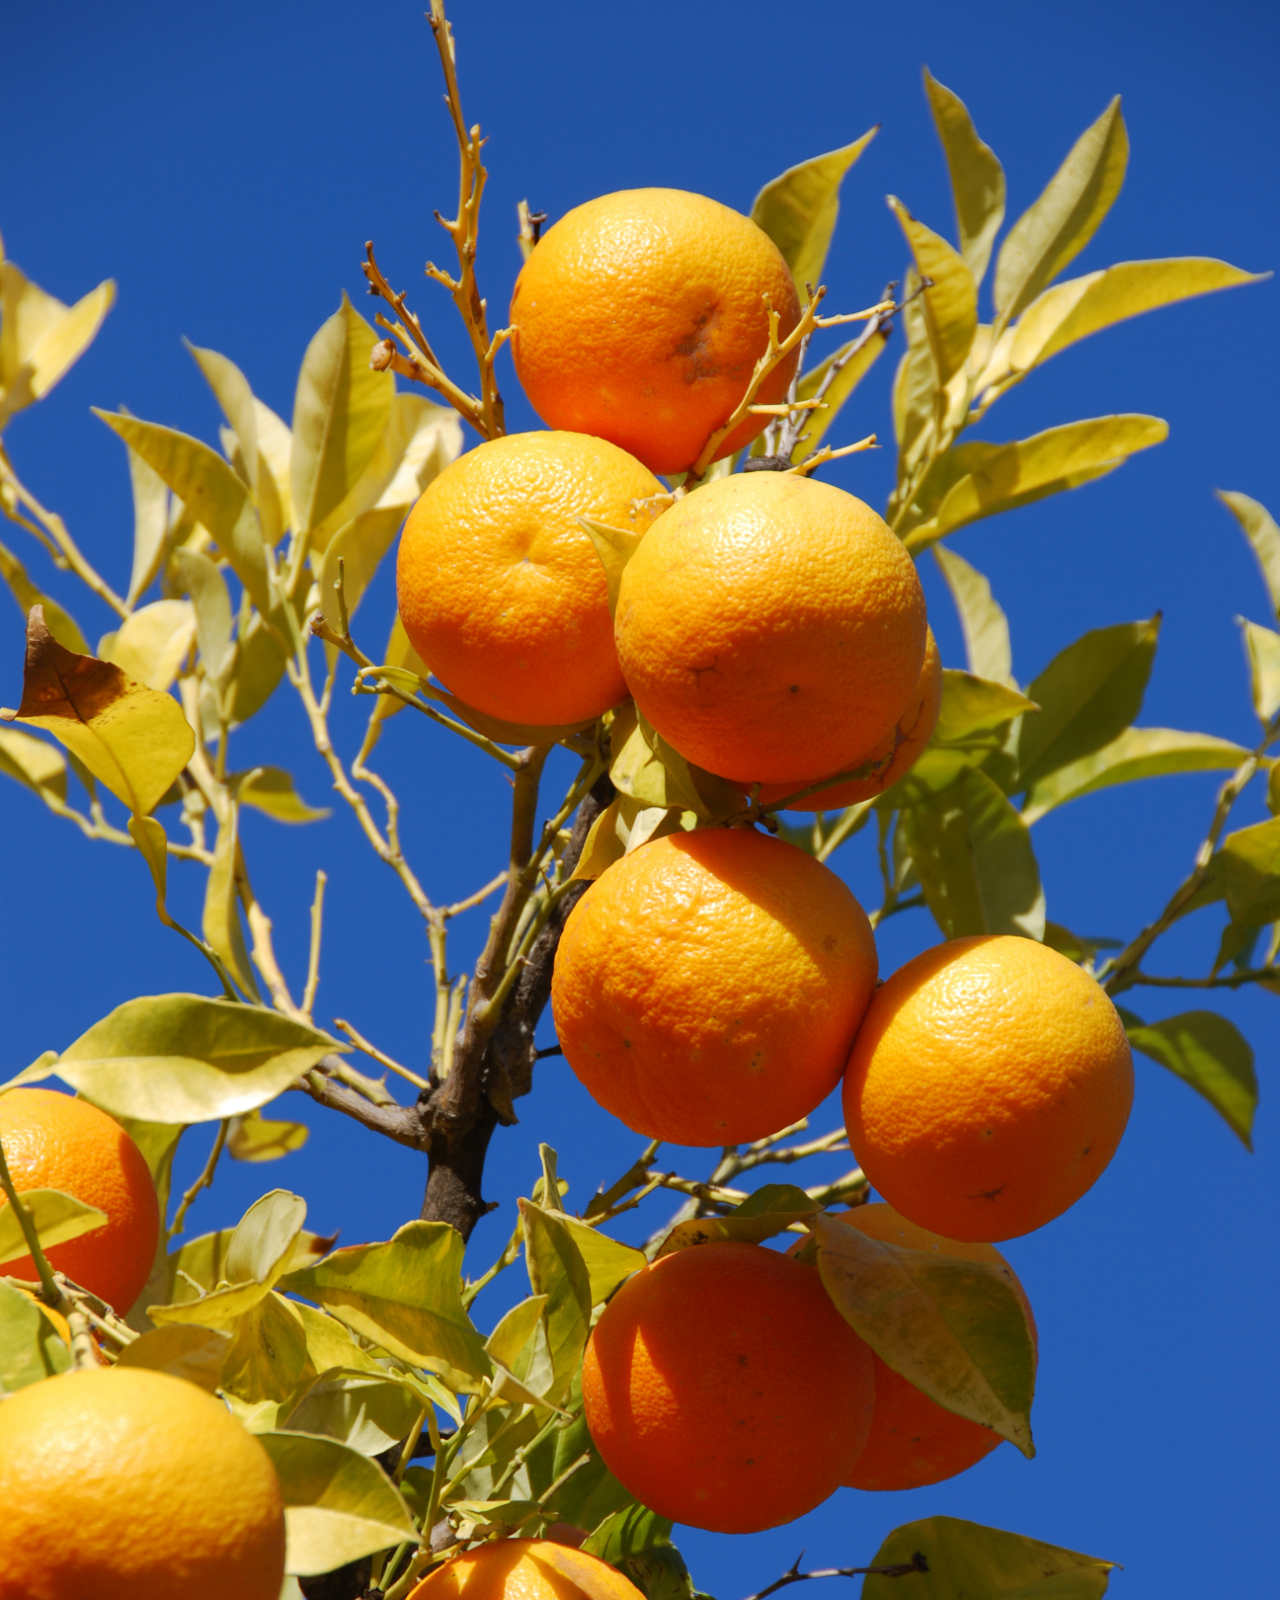
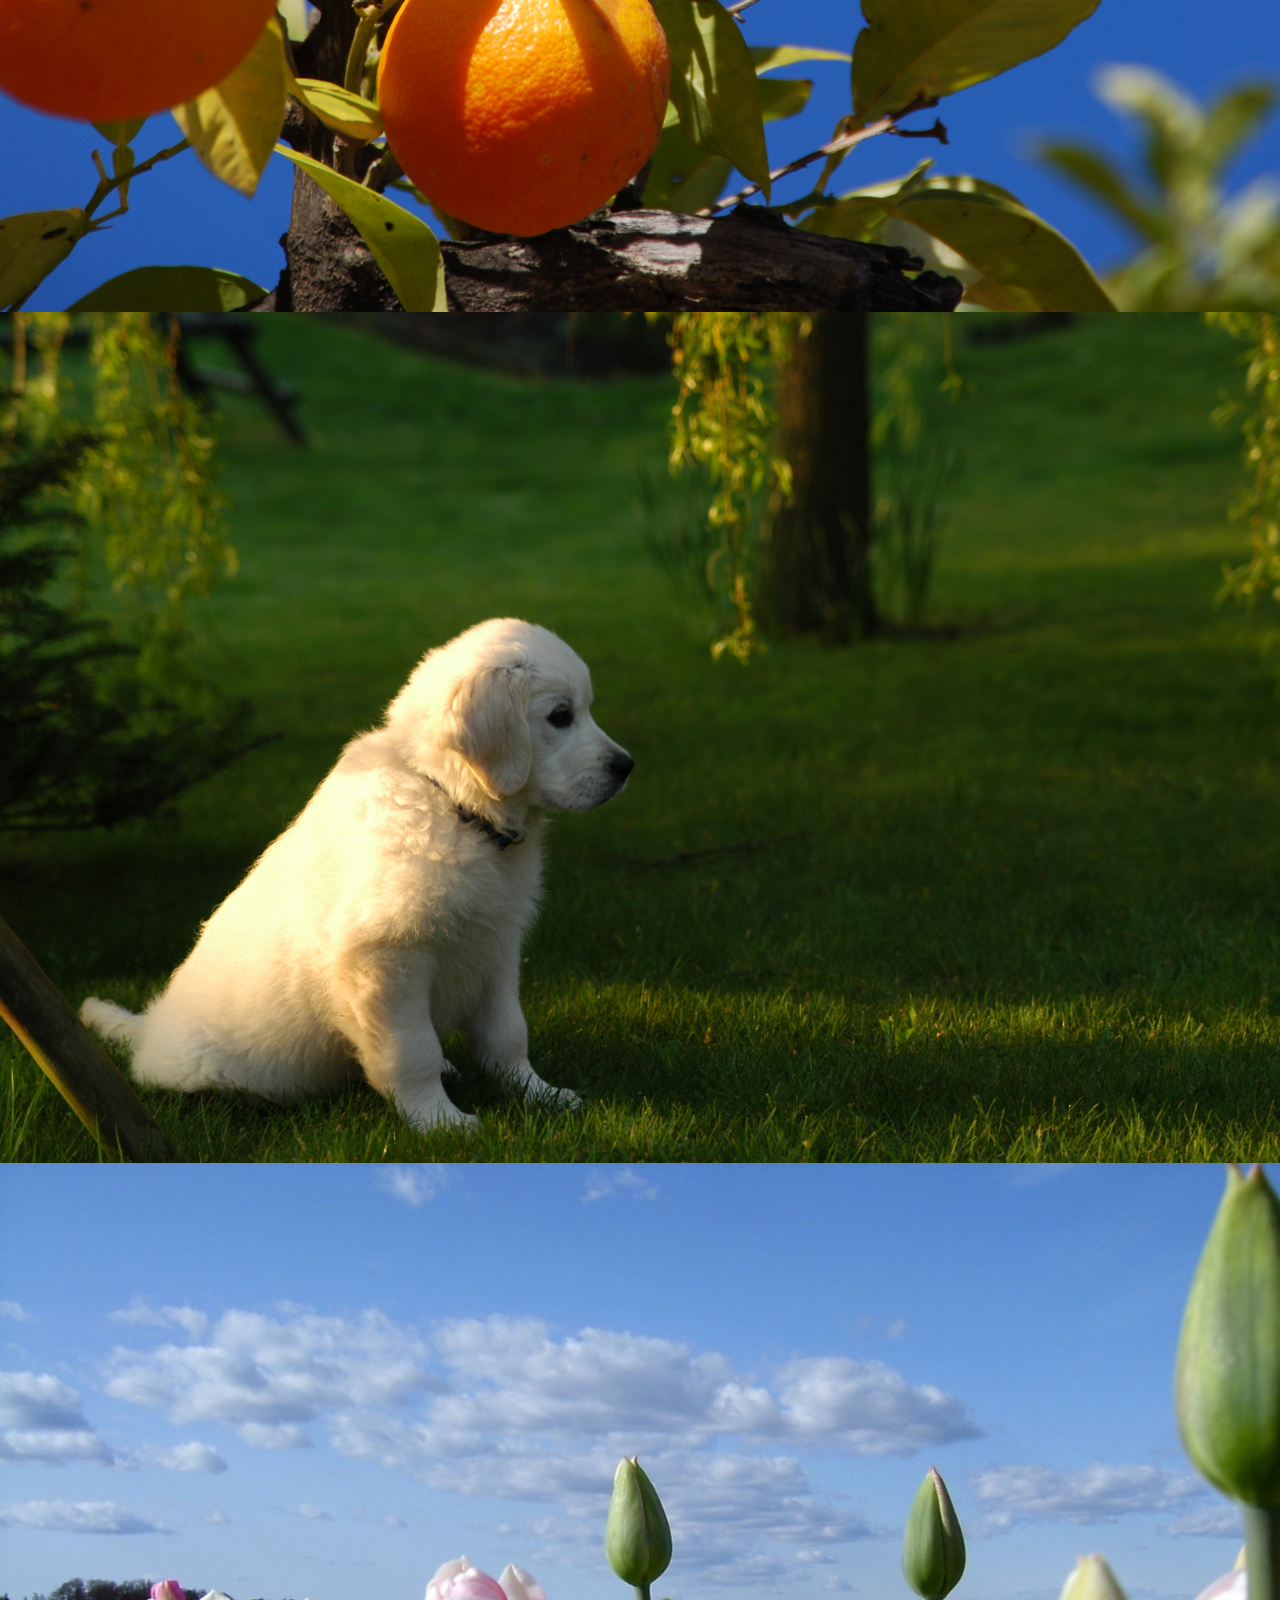
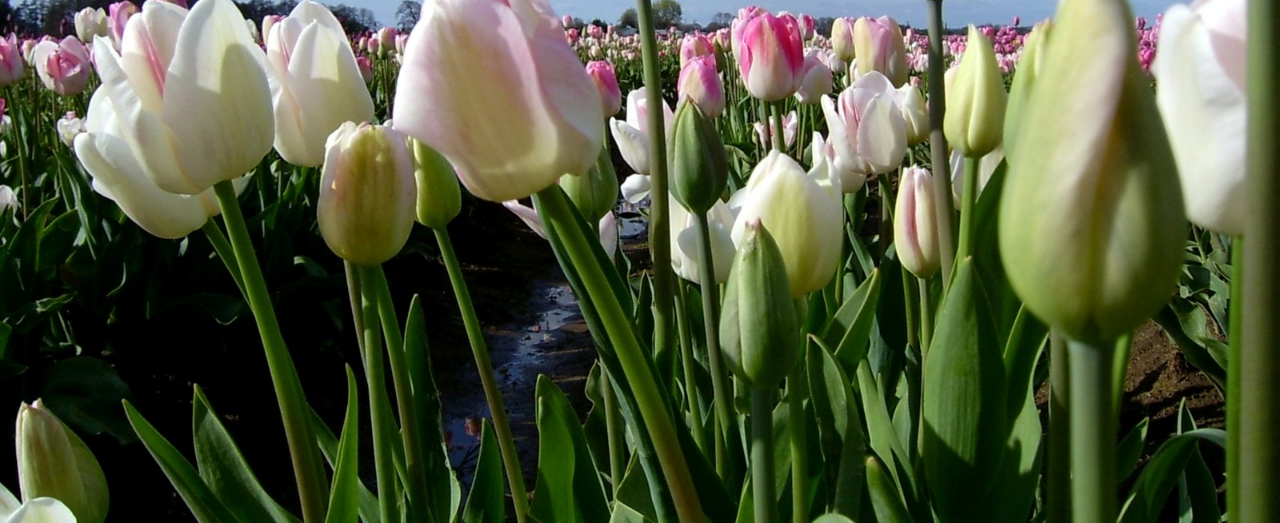
<file: m1/task1.1/index.html>
<!doctype html>
<html lang="en">
<head>
  <meta charset="utf-8">
  <title>Some html</title>
  <link rel="stylesheet" href="styles/styles.css">
</head>

<body>
<img src="images\Oranges.jpg" >
<img src="images\Dog.jpg" >
<img src="images\Flowers.jpg" >
</body>
</html>
</file>
<file: m1/task1.1/styles/styles.css>
body{
     margin: 0;
 }

img{
    width: 100vw;
    float: left;
}
</file>
